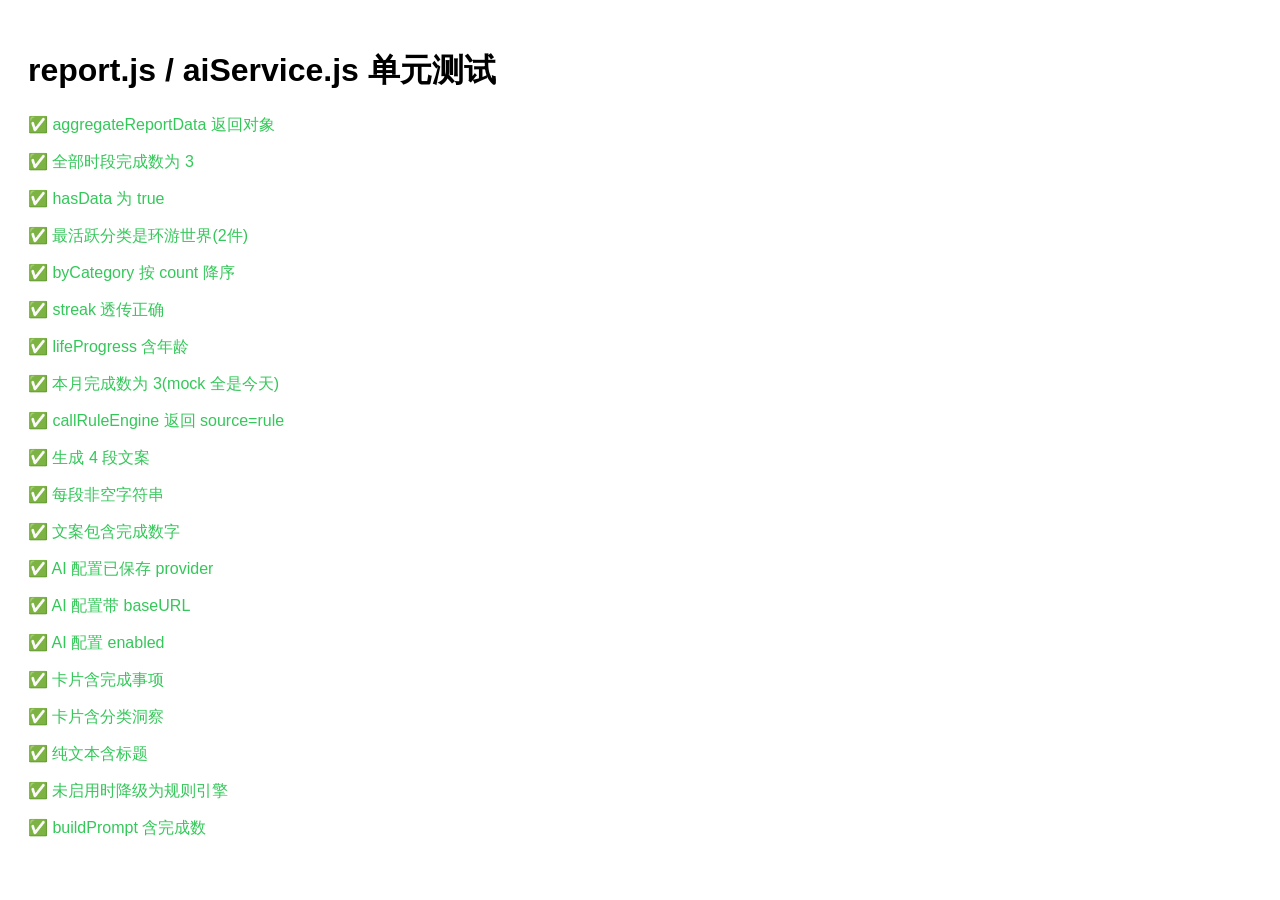
<file: test/report-test.html>
<!DOCTYPE html>
<html lang="zh-CN">
<head>
  <meta charset="UTF-8">
  <title>报告模块测试</title>
  <style>body{font-family:sans-serif;padding:20px}.pass{color:#34c759}.fail{color:#ff3b30}</style>
</head>
<body>
  <h1>report.js / aiService.js 单元测试</h1>
  <div id="results"></div>

  <!-- 被测依赖 -->
  <script src="../js/data.js"></script>
  <script src="../js/storage.js"></script>
  <script src="../js/settings.js"></script>
  <script src="../js/aiService.js"></script>
  <script src="../js/report.js"></script>

  <script>
    // 极简断言器（中文输出）
    const out = document.getElementById('results');
    let passed = 0, failed = 0;
    function assert(name, cond) {
      const ok = !!cond;
      ok ? passed++ : failed++;
      const p = document.createElement('p');
      p.className = ok ? 'pass' : 'fail';
      p.textContent = (ok ? '✅ ' : '❌ ') + name;
      out.appendChild(p);
      if (!ok) console.error('断言失败:', name);
    }

    // 准备 mock 数据：直接写入 localStorage
    function seedMockData() {
      localStorage.clear();
      const today = new Date();
      const iso = (d) => d.toISOString().split('T')[0]; // YYYY-MM-DD
      const lists = [
        { id:'travel', emoji:'🌍', title:'环游世界', description:'', color:'#007AFF', category:'旅行',
          tasks:[
            { id:'a', text:'看极光', completed:true, completedDate: iso(today), note:'', priority:'medium' },
            { id:'b', text:'去巴黎', completed:true, completedDate: iso(today), note:'', priority:'medium' },
            { id:'c', text:'潜水', completed:false, completedDate:'', note:'', priority:'medium' }
          ]
        },
        { id:'skills', emoji:'🎯', title:'技能解锁', description:'', color:'#FF9500', category:'成长',
          tasks:[
            { id:'d', text:'学吉他', completed:true, completedDate: iso(today), note:'', priority:'medium' }
          ]
        }
      ];
      StorageManager.setLists(lists);
      StorageManager.setStreakData({ currentStreak:5, longestStreak:9, lastCheckDate: today.toDateString(), todayChecked:true });
      StorageManager.setBirthDate('1998-01-01');
    }

    // ---- Task 1 测试 ----
    seedMockData();
    const r = ReportManager.aggregateReportData('all');
    assert('aggregateReportData 返回对象', r && typeof r === 'object');
    assert('全部时段完成数为 3', r.totalCompleted === 3);
    assert('hasData 为 true', r.hasData === true);
    assert('最活跃分类是环游世界(2件)', r.topCategory && r.topCategory.title === '环游世界' && r.topCategory.count === 2);
    assert('byCategory 按 count 降序', r.byCategory[0].count >= r.byCategory[1].count);
    assert('streak 透传正确', r.streak.current === 5 && r.streak.longest === 9);
    assert('lifeProgress 含年龄', typeof r.lifeProgress.age === 'number' && r.lifeProgress.age > 0);

    const rMonth = ReportManager.aggregateReportData('month');
    assert('本月完成数为 3(mock 全是今天)', rMonth.totalCompleted === 3);

    // ---- Task 2 测试 ----
    const narrative = AIService.callRuleEngine(r);
    assert('callRuleEngine 返回 source=rule', narrative.source === 'rule');
    assert('生成 4 段文案', Array.isArray(narrative.paragraphs) && narrative.paragraphs.length === 4);
    assert('每段非空字符串', narrative.paragraphs.every(p => typeof p === 'string' && p.length > 0));
    assert('文案包含完成数字', narrative.paragraphs[0].includes('3'));

    // ---- Task 3 测试 ----
    SettingsManager.setAIConfig({ provider:'deepseek', apiKey:'sk-test', enabled:true });
    const cfg = SettingsManager.getAIConfig();
    assert('AI 配置已保存 provider', cfg.provider === 'deepseek');
    assert('AI 配置带 baseURL', cfg.baseURL.includes('deepseek'));
    assert('AI 配置 enabled', cfg.enabled === true);
    SettingsManager.setAIConfig({ enabled:false, apiKey:'' }); // 清理，避免影响后续

    // ---- Task 6 测试（纯函数渲染）----
    const html6 = ReportManager._buildCardHTML(r, narrative);
    assert('卡片含完成事项', html6.includes('完成事项'));
    assert('卡片含分类洞察', html6.includes('分类洞察'));
    assert('纯文本含标题', ReportManager._plainText(r, narrative).includes('我的人生报告'));

    document.title = `测试 ${passed} 通过 / ${failed} 失败`;

    // ---- Task 4 测试（异步）----
    (async () => {
      const n = await AIService.generateNarrative(r);
      assert('未启用时降级为规则引擎', n.source === 'rule');
      assert('buildPrompt 含完成数', AIService.buildPrompt(r).includes(String(r.totalCompleted)));
      document.title = `测试 ${passed} 通过 / ${failed} 失败`;
    })();
  </script>
</body>
</html>
</file>
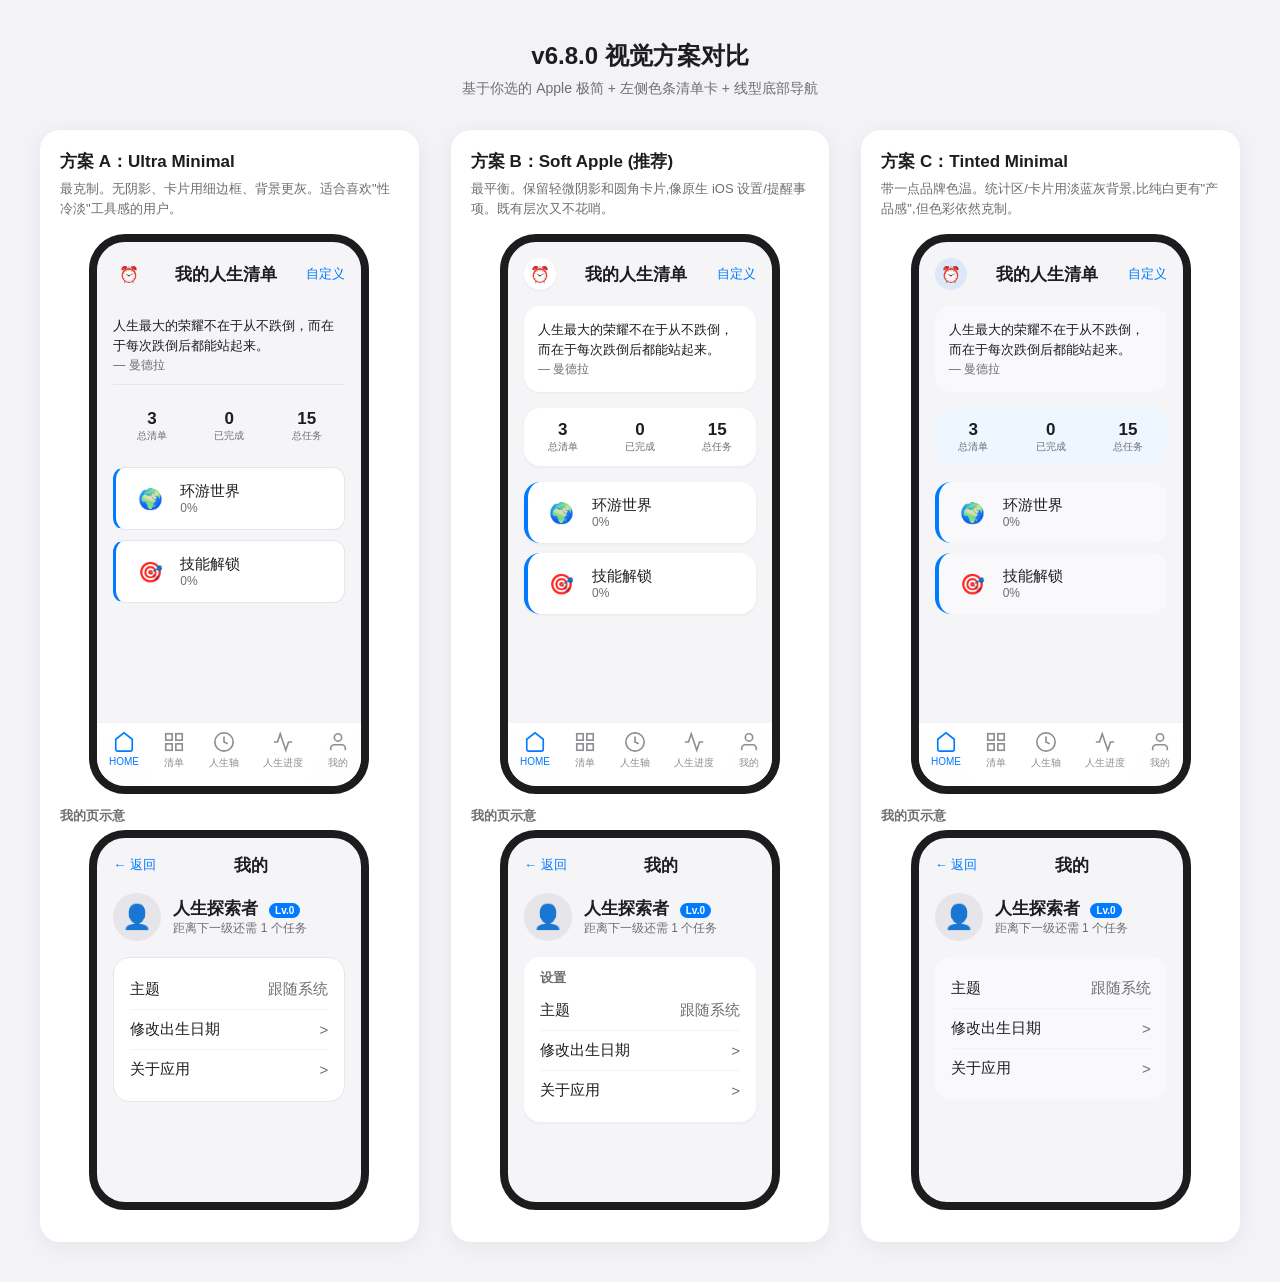
<file: docs/superpowers/mockups/v6.8.0-ui-comparison.html>
<!DOCTYPE html>
<html lang="zh-CN">
<head>
  <meta charset="UTF-8">
  <meta name="viewport" content="width=device-width, initial-scale=1.0">
  <title>v6.8.0 UI 方案对比</title>
  <style>
    * { box-sizing: border-box; margin: 0; padding: 0; }
    body {
      font-family: -apple-system, BlinkMacSystemFont, 'SF Pro Display', 'SF Pro Text', sans-serif;
      background: #f2f2f7;
      padding: 40px;
      color: #1d1d1f;
    }
    h1 { text-align: center; margin-bottom: 8px; font-size: 24px; }
    .subtitle { text-align: center; color: #6e6e73; margin-bottom: 32px; font-size: 14px; }
    .grid {
      display: grid;
      grid-template-columns: repeat(3, 1fr);
      gap: 32px;
      max-width: 1200px;
      margin: 0 auto;
    }
    .approach { background: #fff; border-radius: 20px; padding: 20px; box-shadow: 0 4px 20px rgba(0,0,0,0.06); }
    .approach h2 { font-size: 17px; margin-bottom: 6px; }
    .approach .desc { font-size: 13px; color: #6e6e73; margin-bottom: 16px; line-height: 1.5; }
    .phone {
      width: 280px;
      height: 560px;
      background: #f5f5f7;
      border-radius: 36px;
      overflow: hidden;
      position: relative;
      border: 8px solid #1c1c1e;
      margin: 0 auto 12px;
    }
    .screen {
      width: 100%;
      height: 100%;
      overflow-y: auto;
      padding: 16px;
    }
    /* Common components */
    .topbar { display: flex; align-items: center; justify-content: space-between; margin-bottom: 16px; }
    .icon-btn {
      width: 32px; height: 32px; border-radius: 50%;
      display: flex; align-items: center; justify-content: center;
    }
    .title { font-size: 17px; font-weight: 600; }
    .quote { margin-bottom: 16px; }
    .quote p { font-size: 13px; line-height: 1.5; color: #1d1d1f; }
    .quote span { font-size: 12px; color: #6e6e73; }
    .stats {
      display: flex; justify-content: space-around;
      background: #fff; border-radius: 16px;
      padding: 12px 0; margin-bottom: 16px;
    }
    .stat { text-align: center; }
    .stat-num { font-size: 17px; font-weight: 600; }
    .stat-label { font-size: 10px; color: #6e6e73; }
    .list-card {
      background: #fff; border-radius: 16px;
      padding: 14px 16px; margin-bottom: 10px;
      display: flex; align-items: center; gap: 12px;
    }
    .card-emoji { font-size: 20px; width: 36px; text-align: center; }
    .card-title { font-size: 15px; font-weight: 500; }
    .card-meta { font-size: 12px; color: #6e6e73; }
    .nav {
      position: absolute; bottom: 0; left: 0; right: 0;
      background: rgba(255,255,255,0.92); backdrop-filter: blur(20px);
      display: flex; justify-content: space-around; padding: 8px 0 16px;
      border-top: 1px solid rgba(0,0,0,0.05);
    }
    .nav-item { display: flex; flex-direction: column; align-items: center; gap: 3px; color: #8e8e93; }
    .nav-item.active { color: #007aff; }
    .nav-item svg { width: 22px; height: 22px; stroke-width: 1.8; }
    .nav-label { font-size: 10px; }

    /* Approach A: Ultra Minimal */
    .a .icon-btn { background: transparent; }
    .a .stats { background: transparent; padding: 8px 0; border-radius: 0; }
    .a .list-card { box-shadow: none; border: 1px solid #e5e5ea; border-left: 3px solid #007aff; border-radius: 12px; }
    .a .quote { padding: 10px 0; border-bottom: 1px solid #e5e5ea; }

    /* Approach B: Soft Apple (recommended) */
    .b .icon-btn { background: #fff; box-shadow: 0 1px 2px rgba(0,0,0,0.06); }
    .b .stats { box-shadow: 0 1px 3px rgba(0,0,0,0.05); }
    .b .list-card { box-shadow: 0 1px 3px rgba(0,0,0,0.06); border-left: 4px solid #007aff; }
    .b .quote { background: #fff; border-radius: 16px; padding: 14px; box-shadow: 0 1px 3px rgba(0,0,0,0.05); }

    /* Approach C: Tinted Minimal */
    .c .icon-btn { background: rgba(0,122,255,0.1); color: #007aff; }
    .c .stats { background: #eef6ff; }
    .c .list-card { background: #f9f9fb; border-left: 4px solid #007aff; }
    .c .quote { background: #f9f9fb; border-radius: 16px; padding: 14px; }

    /* Profile screen common */
    .profile-header {
      display: flex; align-items: center; gap: 12px;
      margin-bottom: 16px;
    }
    .profile-avatar { width: 48px; height: 48px; border-radius: 50%; background: #e5e5ea; display: flex; align-items: center; justify-content: center; font-size: 24px; }
    .profile-name { font-size: 17px; font-weight: 600; }
    .profile-level { font-size: 12px; color: #6e6e73; }
    .section { background: #fff; border-radius: 16px; padding: 12px 16px; margin-bottom: 12px; }
    .section-title { font-size: 13px; font-weight: 600; color: #6e6e73; margin-bottom: 4px; text-transform: uppercase; letter-spacing: 0.3px; }
    .setting-item { display: flex; align-items: center; justify-content: space-between; padding: 10px 0; border-bottom: 1px solid #f2f2f7; font-size: 15px; }
    .setting-item:last-child { border-bottom: none; }

    .a .section { box-shadow: none; border: 1px solid #e5e5ea; }
    .b .section { box-shadow: 0 1px 3px rgba(0,0,0,0.05); }
    .c .section { background: #f9f9fb; }

    .badge { display: inline-block; background: #007aff; color: #fff; font-size: 10px; padding: 2px 6px; border-radius: 10px; margin-left: 6px; }
  </style>
</head>
<body>
  <h1>v6.8.0 视觉方案对比</h1>
  <p class="subtitle">基于你选的 Apple 极简 + 左侧色条清单卡 + 线型底部导航</p>

  <div class="grid">
    <!-- Approach A -->
    <div class="approach a">
      <h2>方案 A：Ultra Minimal</h2>
      <p class="desc">最克制。无阴影、卡片用细边框、背景更灰。适合喜欢"性冷淡"工具感的用户。</p>
      <div class="phone">
        <div class="screen">
          <div class="topbar">
            <div class="icon-btn">⏰</div>
            <div class="title">我的人生清单</div>
            <div style="font-size:13px;color:#007aff;">自定义</div>
          </div>
          <div class="quote">
            <p>人生最大的荣耀不在于从不跌倒，而在于每次跌倒后都能站起来。</p>
            <span>— 曼德拉</span>
          </div>
          <div class="stats">
            <div class="stat"><div class="stat-num">3</div><div class="stat-label">总清单</div></div>
            <div class="stat"><div class="stat-num">0</div><div class="stat-label">已完成</div></div>
            <div class="stat"><div class="stat-num">15</div><div class="stat-label">总任务</div></div>
          </div>
          <div class="list-card">
            <div class="card-emoji">🌍</div>
            <div><div class="card-title">环游世界</div><div class="card-meta">0%</div></div>
          </div>
          <div class="list-card">
            <div class="card-emoji">🎯</div>
            <div><div class="card-title">技能解锁</div><div class="card-meta">0%</div></div>
          </div>
        </div>
        <div class="nav">
          <div class="nav-item active"><svg viewBox="0 0 24 24" fill="none" stroke="currentColor"><path d="M3 9l9-7 9 7v11a2 2 0 0 1-2 2H5a2 2 0 0 1-2-2z"></path></svg><span class="nav-label">HOME</span></div>
          <div class="nav-item"><svg viewBox="0 0 24 24" fill="none" stroke="currentColor"><rect x="3" y="3" width="7" height="7"></rect><rect x="14" y="3" width="7" height="7"></rect><rect x="14" y="14" width="7" height="7"></rect><rect x="3" y="14" width="7" height="7"></rect></svg><span class="nav-label">清单</span></div>
          <div class="nav-item"><svg viewBox="0 0 24 24" fill="none" stroke="currentColor"><circle cx="12" cy="12" r="10"></circle><path d="M12 6v6l4 2"></path></svg><span class="nav-label">人生轴</span></div>
          <div class="nav-item"><svg viewBox="0 0 24 24" fill="none" stroke="currentColor"><path d="M22 12h-4l-3 9L9 3l-3 9H2"></path></svg><span class="nav-label">人生进度</span></div>
          <div class="nav-item"><svg viewBox="0 0 24 24" fill="none" stroke="currentColor"><path d="M20 21v-2a4 4 0 0 0-4-4H8a4 4 0 0 0-4 4v2"></path><circle cx="12" cy="7" r="4"></circle></svg><span class="nav-label">我的</span></div>
        </div>
      </div>
      <p class="desc" style="margin-bottom:4px;"><strong>我的页示意</strong></p>
      <div class="phone" style="height:380px;">
        <div class="screen">
          <div class="topbar"><div style="font-size:13px;color:#007aff;">← 返回</div><div class="title">我的</div><div></div></div>
          <div class="profile-header">
            <div class="profile-avatar">👤</div>
            <div><div class="profile-name">人生探索者 <span class="badge">Lv.0</span></div><div class="profile-level">距离下一级还需 1 个任务</div></div>
          </div>
          <div class="section">
            <div class="setting-item"><span>主题</span><span style="color:#6e6e73;">跟随系统</span></div>
            <div class="setting-item"><span>修改出生日期</span><span style="color:#6e6e73;">></span></div>
            <div class="setting-item"><span>关于应用</span><span style="color:#6e6e73;">></span></div>
          </div>
        </div>
      </div>
    </div>

    <!-- Approach B -->
    <div class="approach b">
      <h2>方案 B：Soft Apple (推荐)</h2>
      <p class="desc">最平衡。保留轻微阴影和圆角卡片,像原生 iOS 设置/提醒事项。既有层次又不花哨。</p>
      <div class="phone">
        <div class="screen">
          <div class="topbar">
            <div class="icon-btn">⏰</div>
            <div class="title">我的人生清单</div>
            <div style="font-size:13px;color:#007aff;">自定义</div>
          </div>
          <div class="quote">
            <p>人生最大的荣耀不在于从不跌倒，而在于每次跌倒后都能站起来。</p>
            <span>— 曼德拉</span>
          </div>
          <div class="stats">
            <div class="stat"><div class="stat-num">3</div><div class="stat-label">总清单</div></div>
            <div class="stat"><div class="stat-num">0</div><div class="stat-label">已完成</div></div>
            <div class="stat"><div class="stat-num">15</div><div class="stat-label">总任务</div></div>
          </div>
          <div class="list-card">
            <div class="card-emoji">🌍</div>
            <div><div class="card-title">环游世界</div><div class="card-meta">0%</div></div>
          </div>
          <div class="list-card">
            <div class="card-emoji">🎯</div>
            <div><div class="card-title">技能解锁</div><div class="card-meta">0%</div></div>
          </div>
        </div>
        <div class="nav">
          <div class="nav-item active"><svg viewBox="0 0 24 24" fill="none" stroke="currentColor"><path d="M3 9l9-7 9 7v11a2 2 0 0 1-2 2H5a2 2 0 0 1-2-2z"></path></svg><span class="nav-label">HOME</span></div>
          <div class="nav-item"><svg viewBox="0 0 24 24" fill="none" stroke="currentColor"><rect x="3" y="3" width="7" height="7"></rect><rect x="14" y="3" width="7" height="7"></rect><rect x="14" y="14" width="7" height="7"></rect><rect x="3" y="14" width="7" height="7"></rect></svg><span class="nav-label">清单</span></div>
          <div class="nav-item"><svg viewBox="0 0 24 24" fill="none" stroke="currentColor"><circle cx="12" cy="12" r="10"></circle><path d="M12 6v6l4 2"></path></svg><span class="nav-label">人生轴</span></div>
          <div class="nav-item"><svg viewBox="0 0 24 24" fill="none" stroke="currentColor"><path d="M22 12h-4l-3 9L9 3l-3 9H2"></path></svg><span class="nav-label">人生进度</span></div>
          <div class="nav-item"><svg viewBox="0 0 24 24" fill="none" stroke="currentColor"><path d="M20 21v-2a4 4 0 0 0-4-4H8a4 4 0 0 0-4 4v2"></path><circle cx="12" cy="7" r="4"></circle></svg><span class="nav-label">我的</span></div>
        </div>
      </div>
      <p class="desc" style="margin-bottom:4px;"><strong>我的页示意</strong></p>
      <div class="phone" style="height:380px;">
        <div class="screen">
          <div class="topbar"><div style="font-size:13px;color:#007aff;">← 返回</div><div class="title">我的</div><div></div></div>
          <div class="profile-header">
            <div class="profile-avatar">👤</div>
            <div><div class="profile-name">人生探索者 <span class="badge">Lv.0</span></div><div class="profile-level">距离下一级还需 1 个任务</div></div>
          </div>
          <div class="section">
            <div class="section-title">设置</div>
            <div class="setting-item"><span>主题</span><span style="color:#6e6e73;">跟随系统</span></div>
            <div class="setting-item"><span>修改出生日期</span><span style="color:#6e6e73;">></span></div>
            <div class="setting-item"><span>关于应用</span><span style="color:#6e6e73;">></span></div>
          </div>
        </div>
      </div>
    </div>

    <!-- Approach C -->
    <div class="approach c">
      <h2>方案 C：Tinted Minimal</h2>
      <p class="desc">带一点品牌色温。统计区/卡片用淡蓝灰背景,比纯白更有"产品感",但色彩依然克制。</p>
      <div class="phone">
        <div class="screen">
          <div class="topbar">
            <div class="icon-btn">⏰</div>
            <div class="title">我的人生清单</div>
            <div style="font-size:13px;color:#007aff;">自定义</div>
          </div>
          <div class="quote">
            <p>人生最大的荣耀不在于从不跌倒，而在于每次跌倒后都能站起来。</p>
            <span>— 曼德拉</span>
          </div>
          <div class="stats">
            <div class="stat"><div class="stat-num">3</div><div class="stat-label">总清单</div></div>
            <div class="stat"><div class="stat-num">0</div><div class="stat-label">已完成</div></div>
            <div class="stat"><div class="stat-num">15</div><div class="stat-label">总任务</div></div>
          </div>
          <div class="list-card">
            <div class="card-emoji">🌍</div>
            <div><div class="card-title">环游世界</div><div class="card-meta">0%</div></div>
          </div>
          <div class="list-card">
            <div class="card-emoji">🎯</div>
            <div><div class="card-title">技能解锁</div><div class="card-meta">0%</div></div>
          </div>
        </div>
        <div class="nav">
          <div class="nav-item active"><svg viewBox="0 0 24 24" fill="none" stroke="currentColor"><path d="M3 9l9-7 9 7v11a2 2 0 0 1-2 2H5a2 2 0 0 1-2-2z"></path></svg><span class="nav-label">HOME</span></div>
          <div class="nav-item"><svg viewBox="0 0 24 24" fill="none" stroke="currentColor"><rect x="3" y="3" width="7" height="7"></rect><rect x="14" y="3" width="7" height="7"></rect><rect x="14" y="14" width="7" height="7"></rect><rect x="3" y="14" width="7" height="7"></rect></svg><span class="nav-label">清单</span></div>
          <div class="nav-item"><svg viewBox="0 0 24 24" fill="none" stroke="currentColor"><circle cx="12" cy="12" r="10"></circle><path d="M12 6v6l4 2"></path></svg><span class="nav-label">人生轴</span></div>
          <div class="nav-item"><svg viewBox="0 0 24 24" fill="none" stroke="currentColor"><path d="M22 12h-4l-3 9L9 3l-3 9H2"></path></svg><span class="nav-label">人生进度</span></div>
          <div class="nav-item"><svg viewBox="0 0 24 24" fill="none" stroke="currentColor"><path d="M20 21v-2a4 4 0 0 0-4-4H8a4 4 0 0 0-4 4v2"></path><circle cx="12" cy="7" r="4"></circle></svg><span class="nav-label">我的</span></div>
        </div>
      </div>
      <p class="desc" style="margin-bottom:4px;"><strong>我的页示意</strong></p>
      <div class="phone" style="height:380px;">
        <div class="screen">
          <div class="topbar"><div style="font-size:13px;color:#007aff;">← 返回</div><div class="title">我的</div><div></div></div>
          <div class="profile-header">
            <div class="profile-avatar">👤</div>
            <div><div class="profile-name">人生探索者 <span class="badge">Lv.0</span></div><div class="profile-level">距离下一级还需 1 个任务</div></div>
          </div>
          <div class="section">
            <div class="setting-item"><span>主题</span><span style="color:#6e6e73;">跟随系统</span></div>
            <div class="setting-item"><span>修改出生日期</span><span style="color:#6e6e73;">></span></div>
            <div class="setting-item"><span>关于应用</span><span style="color:#6e6e73;">></span></div>
          </div>
        </div>
      </div>
    </div>
  </div>
</body>
</html>
</file>
